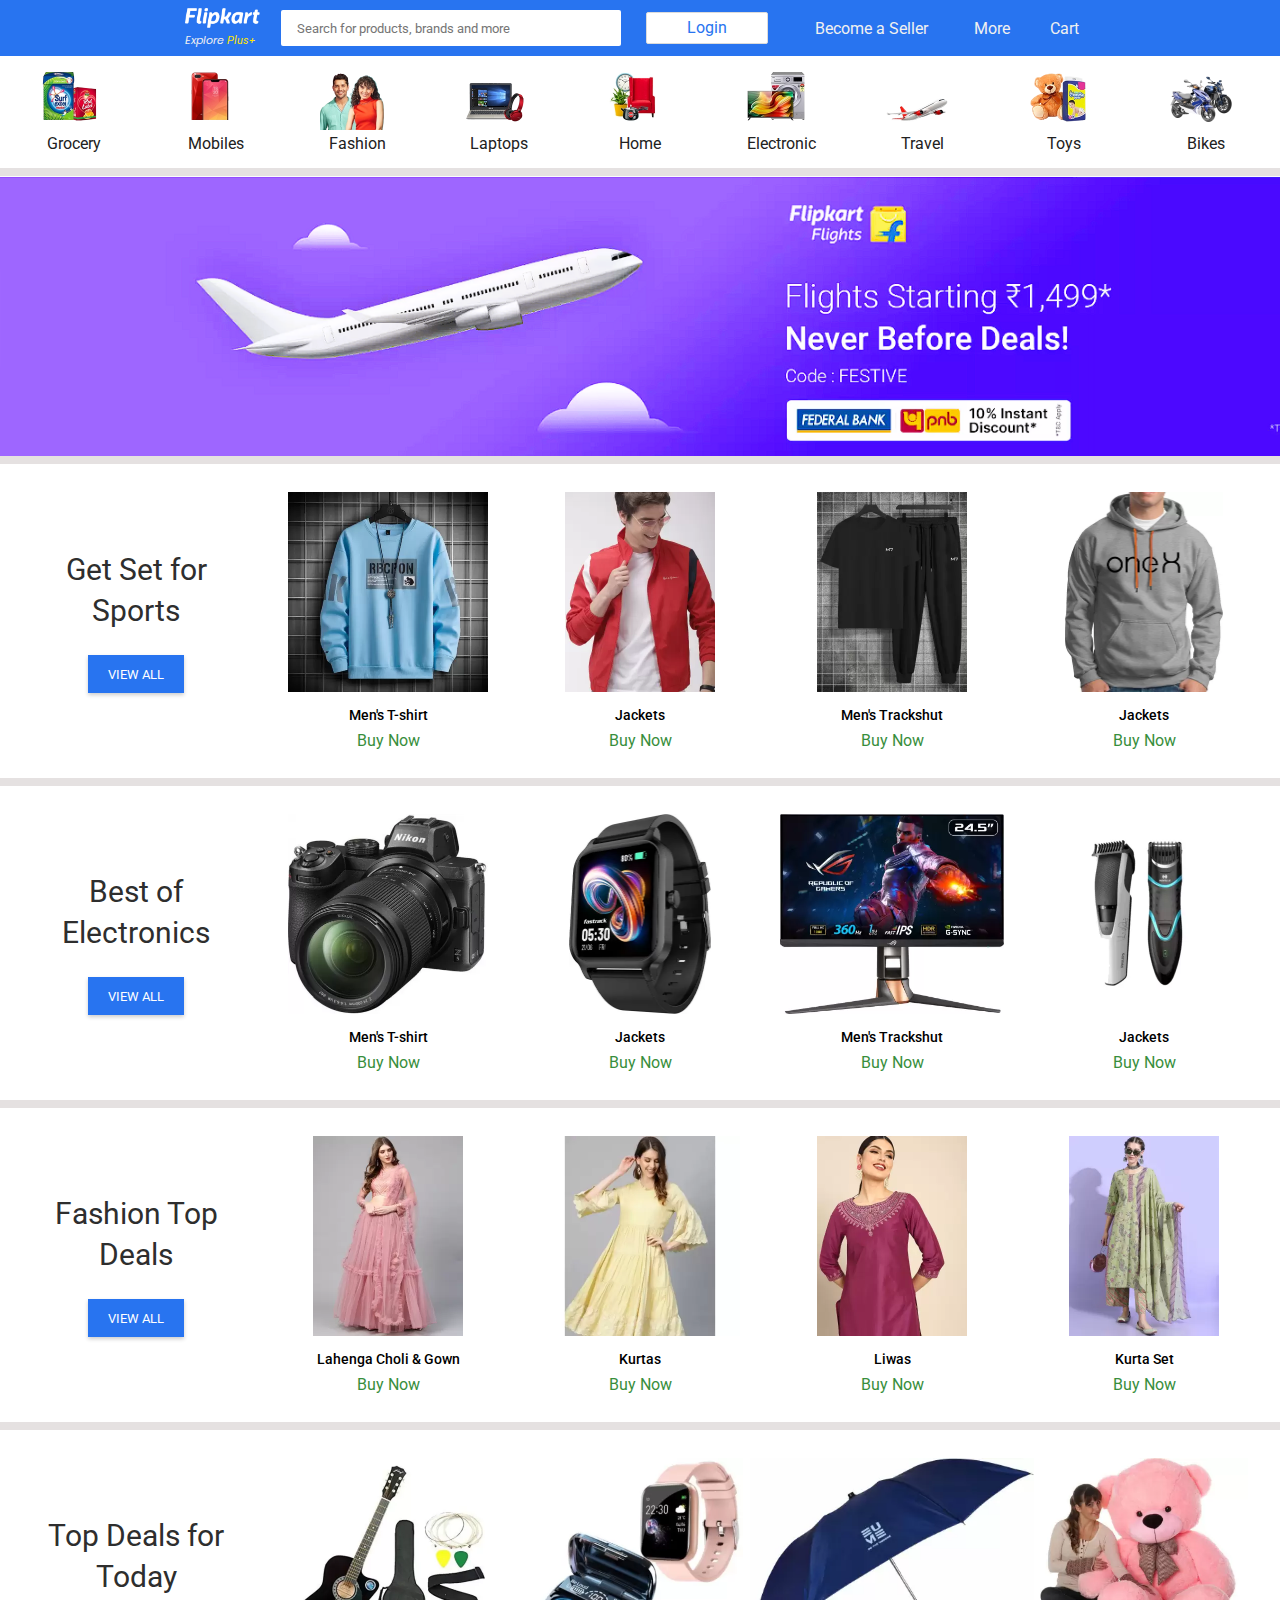
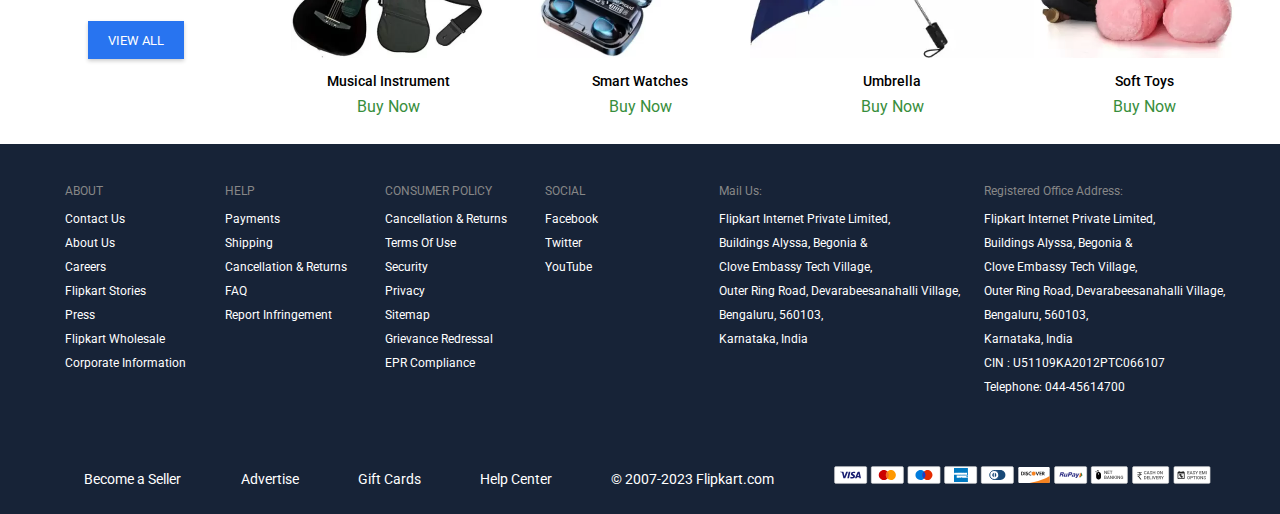
<file: flipkart clone/index.html>
<!DOCTYPE html>
<html lang="en">

<head>
  <meta charset="UTF-8" />
  <meta name="viewport" content="width=device-width, initial-scale=1.0" />
  <title>Flipkart.com</title>

  <!-- Google Fonts -->
  <link rel="preconnect" href="https://fonts.googleapis.com">
  <link rel="preconnect" href="https://fonts.gstatic.com" crossorigin>
  <link href="https://fonts.googleapis.com/css2?family=Poppins&family=Roboto&display=swap" rel="stylesheet">

  <!-- Font Awesome -->
  <link rel="stylesheet" href="https://cdnjs.cloudflare.com/ajax/libs/font-awesome/6.4.2/css/all.min.css"
    integrity="sha512-z3gLpd7yknf1YoNbCzqRKc4qyor8gaKU1qmn+CShxbuBusANI9QpRohGBreCFkKxLhei6S9CQXFEbbKuqLg0DA=="
    crossorigin="anonymous" referrerpolicy="no-referrer" />

  <link rel="stylesheet" href="styles.css" />
</head>

<body>

  <header>

    <!-------------- NAVBAR -------------->
    <div class="navBar">

      <div class="logoSection">
        <div>
          <img src="images/flipkart-logo.png" class="flipkart-logo" alt="flipkart-logo" />
        </div>

        <div>
          <p class="logo-text">Explore <span id="plus">Plus+</span></p>
        </div>
      </div>

      <div class="searchBox">
        <input class="input" type="text" placeholder="Search for products, brands and more" />

        <div class="search-logo">
          <i class="fa-solid fa-magnifying-glass"></i>
        </div>
      </div>

      <div class="loginBox">
        <div class="login">Login</div>
      </div>

      <div class="becomeSellerBox">
        <p>Become a Seller</p>
      </div>

      <div class="moreBox">
        <p>More</p>
      </div>

      <div class="cartBox">
        <i class="fa-solid fa-cart-shopping"></i>
        Cart
      </div>
    </div>
  </header>


  <!-------------- MENU BAR -------------->


  <div class="belowNavBar">

    <div class="smallCard">
      <img src="images/menuIcon1.webp" alt="menuIcon1" class="card">
      <p>Grocery</p>

    </div>

    <div class="smallCard">
      <img src="images/menuIcon2.webp" alt="menuIcon1" class="card">
      <p>Mobiles</p>
    </div>

    <div class="smallCard">
      <img src="images/menuIcon3.webp" alt="menuIcon1" class="card">
      <p>Fashion</p>
    </div>

    <div class="smallCard">
      <img src="images/menuIcon4.webp" alt="menuIcon1" class="card">
      <p>Laptops</p>
    </div>

    <div class="smallCard">
      <img src="images/menuIcon5.webp" alt="menuIcon1" class="card">
      <p>Home</p>
    </div>

    <div class="smallCard">
      <img src="images/menuIcon6.webp" alt="menuIcon1" class="card">
      <p>Electronic</p>
    </div>

    <div class="smallCard">
      <img src="images/menuIcon7.webp" alt="menuIcon1" class="card">
      <p>Travel</p>
    </div>

    <div class="smallCard">
      <img src="images/menuIcon8.webp" alt="menuIcon1" class="card">
      <p>Toys</p>
    </div>

    <div class="smallCard">
      <img src="images/menuIcon9.webp" alt="menuIcon1" class="card">
      <p>Bikes</p>
    </div>

  </div>


  <div class="line"></div>

  <!-------------- MAIN IMG -------------->
  <div class="heroSection">

  </div>

  <div class="line"></div>

  <!-------------- ITEM SECTION -------------->
  <div class="itemSection">

    <div class="item">
      <div class="itemHeadName">
        <p>Get Set for Sports</p>
      </div>

      <div class="viewAllSection">
        <div class="viewAllButton">
          <p class="viewAllText">VIEW ALL</p>
        </div>
      </div>
    </div>

    <div class="item">
      <img src="images/cloth1.webp" alt="cloth1" class="itemImg">
      <p class="itemDescription">Men's T-shirt</p>
      <p class="buyNowText">Buy Now</p>
    </div>

    <div class="item">
      <img src="images/cloth2.webp" alt="cloth2" class="itemImg">
      <p class="itemDescription">Jackets</p>
      <p class="buyNowText">Buy Now</p>
    </div>

    <div class="item">
      <img src="images/cloth3.webp" alt="cloth3" class="itemImg">
      <p class="itemDescription">Men's Trackshut</p>
      <p class="buyNowText">Buy Now</p>
    </div>

    <div class="item">
      <img src="images/cloth4.webp" alt="cloth4" class="itemImg">
      <p class="itemDescription">Jackets</p>
      <p class="buyNowText">Buy Now</p>
    </div>

  </div>

  <div class="line"></div>


  <div class="itemSection">

    <div class="item">
      <div class="itemHeadName">
        <p>Best of Electronics</p>
      </div>

      <div class="viewAllSection">
        <div class="viewAllButton">
          <p class="viewAllText">VIEW ALL</p>
        </div>
      </div>
    </div>

    <div class="item">
      <img src="images/electronic1.webp" alt="electronic img" class="itemImg">
      <p class="itemDescription">Men's T-shirt</p>
      <p class="buyNowText">Buy Now</p>
    </div>

    <div class="item">
      <img src="images/electronic2.webp" alt="electronic img" class="itemImg">
      <p class="itemDescription">Jackets</p>
      <p class="buyNowText">Buy Now</p>
    </div>

    <div class="item">
      <img src="images/electronic3.webp" alt="electronic img" class="itemImg">
      <p class="itemDescription">Men's Trackshut</p>
      <p class="buyNowText">Buy Now</p>
    </div>

    <div class="item">
      <img src="images/electronic4.webp" alt="electronic img" class="itemImg">
      <p class="itemDescription">Jackets</p>
      <p class="buyNowText">Buy Now</p>
    </div>

  </div>

  <div class="line"></div>

  <div class="itemSection">

    <div class="item">
      <div class="itemHeadName">
        <p>Fashion Top Deals</p>
      </div>

      <div class="viewAllSection">
        <div class="viewAllButton">
          <p class="viewAllText">VIEW ALL</p>
        </div>
      </div>
    </div>

    <div class="item">
      <img src="images/fashion1.webp" alt="cloth1" class="itemImg">
      <p class="itemDescription">Lahenga Choli & Gown</p>
      <p class="buyNowText">Buy Now</p>
    </div>

    <div class="item">
      <img src="images/fashion2.webp" alt="cloth2" class="itemImg">
      <p class="itemDescription">Kurtas</p>
      <p class="buyNowText">Buy Now</p>
    </div>

    <div class="item">
      <img src="images/fashion3.webp" alt="cloth3" class="itemImg">
      <p class="itemDescription">Liwas</p>
      <p class="buyNowText">Buy Now</p>
    </div>

    <div class="item">
      <img src="images/fashion4.webp" alt="cloth4" class="itemImg">
      <p class="itemDescription">Kurta Set</p>
      <p class="buyNowText">Buy Now</p>
    </div>

  </div>

  <div class="line"></div>

  <div class="itemSection">

    <div class="item">
      <div class="itemHeadName">
        <p>Top Deals for Today</p>
      </div>

      <div class="viewAllSection">
        <div class="viewAllButton">
          <p class="viewAllText">VIEW ALL</p>
        </div>
      </div>
    </div>

    <div class="item">
      <img src="images/topDeal1.webp" alt="topDeal" class="itemImg">
      <p class="itemDescription">Musical Instrument</p>
      <p class="buyNowText">Buy Now</p>
    </div>

    <div class="item">
      <img src="images/topDeal2.webp" alt="topDeal" class="itemImg">
      <p class="itemDescription">Smart Watches</p>
      <p class="buyNowText">Buy Now</p>
    </div>

    <div class="item">
      <img src="images/topDeal3.webp" alt="topDeal" class="itemImg">
      <p class="itemDescription">Umbrella</p>
      <p class="buyNowText">Buy Now</p>
    </div>

    <div class="item">
      <img src="images/topDeal4.webp" alt="topDeal" class="itemImg">
      <p class="itemDescription">Soft Toys</p>
      <p class="buyNowText">Buy Now</p>
    </div>
  </div>


  <footer>

    <div class="footerSection">

      <div class="footerLeft">

        <div class="footerInfo">
          <p class="footerInfoHeading">ABOUT</p>
          <div class="footerContent">
            <p>Contact Us</p>
            <p>About Us</p>
            <p>Careers</p>
            <p>Flipkart Stories</p>
            <p>Press</p>
            <p>Flipkart Wholesale</p>
            <p>Corporate Information</p>
          </div>
        </div>

        <div class="footerInfo">
          <p class="footerInfoHeading">HELP</p>
          <div class="footerContent">
            <p>Payments</p>
            <p>Shipping</p>
            <p>Cancellation & Returns</p>
            <p>FAQ</p>
            <p>Report Infringement</p>
          </div>
        </div>

        <div class="footerInfo">
          <p class="footerInfoHeading">CONSUMER POLICY</p>
          <div class="footerContent">
            <p>Cancellation & Returns</p>
            <p>Terms Of Use</p>
            <p>Security</p>
            <p>Privacy</p>
            <p>Sitemap</p>
            <p>Grievance Redressal</p>
            <p>EPR Compliance</p>
          </div>
        </div>


        <div class="footerInfo">
          <p class="footerInfoHeading">SOCIAL</p>
          <div class="footerContent">
            <p>Facebook</p>
            <p>Twitter</p>
            <p>YouTube</p>
          </div>
        </div>

      </div>


      <div class="footerRight">

        <div class="footerInfo">

          <p class="footerInfoHeading">Mail Us:</p>
          <div class="footerContent">
            <p>Flipkart Internet Private Limited,</p>
            <p>Buildings Alyssa, Begonia &</p>
            <p>Clove Embassy Tech Village,</p>
            <p>Outer Ring Road, Devarabeesanahalli Village,</p>
            <p>Bengaluru, 560103,</p>
            <p>Karnataka, India</p>
          </div>
        </div>

        <div class="footerInfo">
          <p class="footerInfoHeading">Registered Office Address:</p>
          <div class="footerContent">
            <p>Flipkart Internet Private Limited,</p>
            <p>Buildings Alyssa, Begonia &</p>
            <p>Clove Embassy Tech Village,</p>
            <p>Outer Ring Road, Devarabeesanahalli Village,</p>
            <p>Bengaluru, 560103,</p>
            <p>Karnataka, India</p>
            <p>CIN : U51109KA2012PTC066107</p>
            <p>Telephone: 044-45614700</p>
          </div>
        </div>

      </div>

    </div>


    <div class="footerExtras">
      <span><i class="fa-solid fa-suitcase" style="color: #ffe500;"></i> Become a Seller</span>
      <span><i class="fa-solid fa-star" style="color: #ffe500;"></i> Advertise</span>
      <span><i class="fa-solid fa-gift" style="color: #ffe500;"></i> Gift Cards</span>
      <span><i class="fa-solid fa-circle-question" style="color: #ffe500;"></i> Help Center</span>
      <span>© 2007-2023 Flipkart.com</span>
      <span><img src="images/payment-method.svg" alt="payment-method"></span>

    </div>

  </footer>


</body>

</html>
</file>
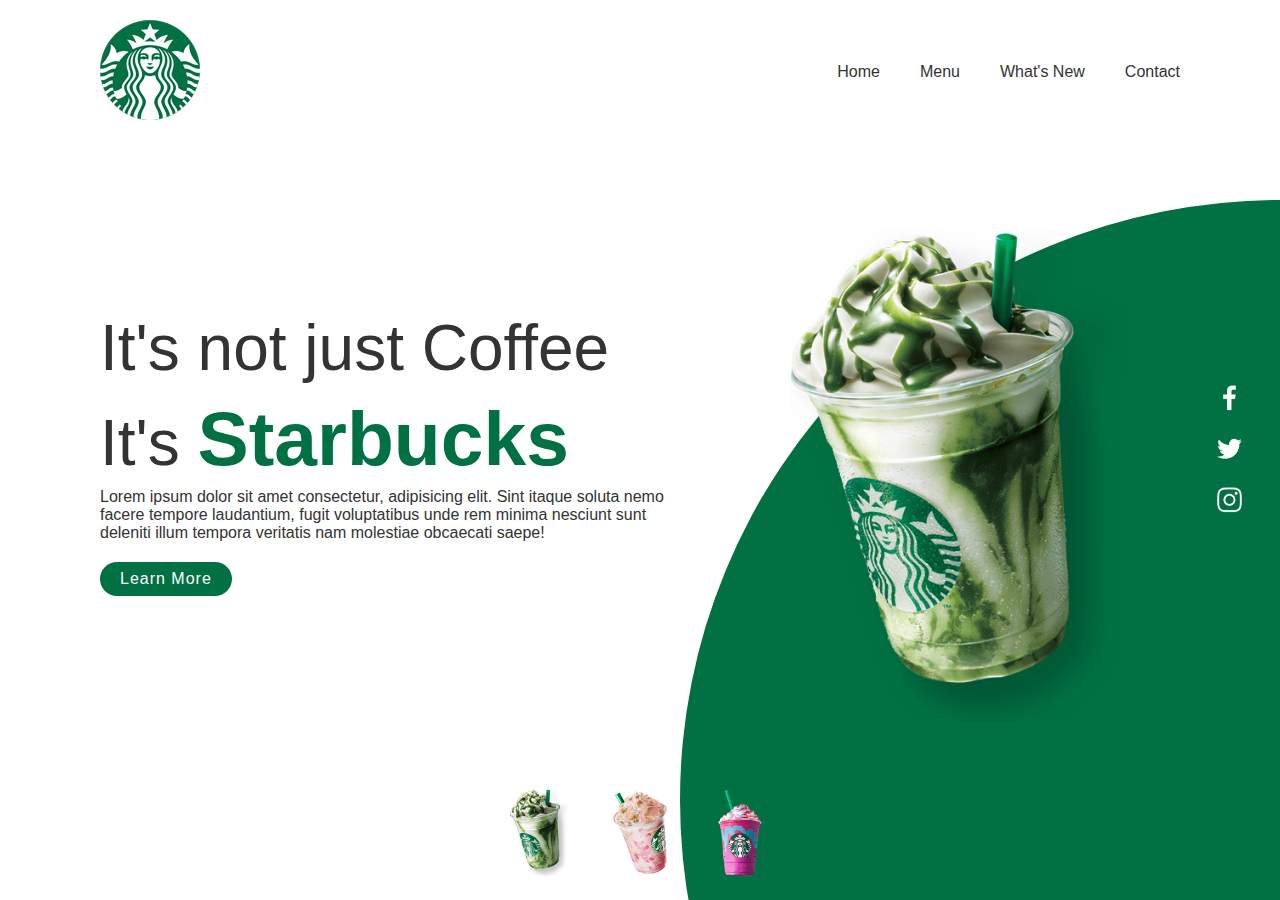
<file: landing Page/index.html>
<!DOCTYPE html>
<html lang="en">
<head>
    <meta charset="UTF-8">
    <meta http-equiv="X-UA-Compatible" content="IE=edge">
    <meta name="viewport" content="width=device-width, initial-scale=1.0, user-scalable=no">
    <title>Level 1 Task 1</title>
    <link rel="stylesheet" href="style.css">
</head>
<body>
    <section>
        <div class="circle"></div>
        <header>
            <a href="#" ><img src="images/logo.png" class="logo"></a>
            <ul>
                <li><a href="#">Home</a></li>
                <li><a href="#">Menu</a></li>
                <li><a href="#">What's New</a></li>
                <li><a href="#">Contact</a></li>
            </ul>
        </header>
        <div class="content">
            <div class="textBox">
                <h2>It's not just Coffee<br>It's <span>Starbucks</span></h2>
                <p>Lorem ipsum dolor sit amet consectetur, adipisicing elit. Sint itaque soluta nemo facere 
                    tempore laudantium, fugit voluptatibus
                     unde rem minima nesciunt sunt deleniti illum tempora 
                     veritatis nam molestiae obcaecati saepe!</p>
                <a href="#">Learn More</a>
            </div>
            <div class="imgBox">
                <img src="images/img1.png" class="Starbucks">
            </div>
        </div>
        <ul class="thumb">
            <li><img src="images/thumb1.png" onclick="imgSlider('images/img1.png');changeCircleColor('#017143')"></li>
            <li><img src="images/thumb2.png" onclick="imgSlider('images/img2.png');changeCircleColor('#eb7495')"></li>
            <li><img src="images/thumb3.png" onclick="imgSlider('images/img3.png');changeCircleColor('#d752b1')"></li>
        </ul>
        <ul class="sci">
            <li><a href="#"><img src="images/facebook.png"></a></li>
            <li><a href="#"><img src="images/twitter.png"></a></li>
            <li><a href="#"><img src="images/instagram.png"></a></li>
        </ul>
    </section>
  


<script type="text/javascript">
    function imgSlider(anything){
    document.querySelector('.Starbucks').src = anything;
}

function changeCircleColor(color){
    const circle=document.querySelector('.circle');
    circle.style.background=color;
}
</script>
</body>
</html>
</file>
<file: flipkart clone/styles.css>
* {
    box-sizing: border-box;
    margin: 0px;
    padding: 0px;
    font-family: 'Roboto', sans-serif;
}

.navBar {
    width: 100%;
    height: 56px;
    background-color: #2874f0;
    color: #f0f0f0;
    display: flex;
    align-items: center;
    justify-content: space-evenly;
}

.logoSection {
    width: 80px;
    display: inline;
    margin: 2px 0px 2px 170px;
}

.flipkart-logo {
    width: 75px;
    height: 20.11px;
    margin-top: 15px;
}

.logo-text {
    font-family: 'Poppins', sans-serif;
    font-size: 11px;
    font-style: italic;
    width: 75px;
    height: 15.4px;
    margin-bottom: 15px;
}



#plus {
    color: #ffe500;
    font-size: 11px;
}

.searchBox {
    width: 340px;
    display: flex;
    margin-right: 10px;
}

.input {
    height: 36px;
    width: 564px;
    border-radius: 5px;
    padding: 0 16px;
    border-radius: 2px 0 0 2px;
    border: 0;
    outline: 0 none;

}

.search-logo {
    height: 36px;
    width: 44px;
    border-top-right-radius: 2px;
    border-bottom-right-radius: 2px;
    cursor: pointer;
    padding: 4px 12px 2px 8px;
    background-color: #fff;
    border: 0;
    outline: 0 none;
    color: #2874f0;
    display: flex;
    align-items: center;
    justify-content: center;
}

.loginBox {
    margin-right: 10px;
}

.login {
    color: #2874f0;
    background-color: #fff;
    cursor: pointer;
    border-radius: 2px;
    height: 32px;
    padding: 5px 40px;
    border: 1px solid #dbdbdb;
}

.becomeSellerBox {
    width: 155px;
    margin-right: 10px;
    display: flex;
    align-items: center;
    justify-content: center;
}

.moreBox {
    width: 50px;
    margin-right: 10px;
    align-items: center;
    justify-content: center;
}

.cartBox {
    width: 65px;
    margin-right: 150px;
    align-items: center;
    justify-content: center;
}

.belowNavBar {
    display: flex;
    max-width: 1280px;
    color: #212121;
    justify-content: space-evenly;
    align-items: center;
}

.smallCard {
    /* border: 2px solid red; */
    width: 94px;
    height: 112px;
    padding: 10px;
    margin: 0px 20px;
}

.card {
    height: 64px;
    width: 64px;
}


.smallCard p {
    text-align: center;
}


.heroSection {
    background-image: url('images/heroImg.png');
    background-size: cover;
    display: flex;
    justify-content: center;
    align-items: center;
    max-width: 1680px;
    height: 280px;
}

.itemSection {
    max-width: 1434px;
    height: 314px;
    display: flex;
    align-items: center;
    justify-content: space-evenly;
}

.item {
    width: 232px;
    height: 314px;
    display: flex;
    align-items: center;
    justify-content: center;
    flex-direction: column;
}

.itemImg {
    height: 200px;
}

.itemDescription {
    font-size: 14px;
    font-weight: 500;
    margin-top: 15px;
    text-align: center;
}

.buyNowText {
    color: #388e3c;
    padding-top: 8px;
    font-size: 16px;
    text-align: center;
}

.itemHeadName {
    word-wrap: break-word;
    font-size: 30px;
    line-height: 1.38;
    color: #2e2e2e;
    text-align: center;

}

.viewAllSection {
    margin-top: 24px;
    text-align: center;
}



.viewAllButton {
    background: #2874f0;
    color: #fff;
    box-shadow: 0 2px 4px 0 rgba(0, 0, 0, .2);
    border: none;
    height: 38px;
    width: 96px;
    display: flex;
    align-items: center;
    justify-content: center;
}

.viewAllText {
    font-size: 13px;

}


.line {
    width: 100%;
    border: none;
    border-top: 8px solid rgba(213, 207, 207, 0.617);
}

.footerSection {
    max-width: 1719px;
    /* height: 346px; */
    height: 300px;
    background-color: #172337;
    display: flex;

}

.footerLeft {
    display: flex;
    width: 50%;
    margin-left: 65px;
    justify-content: space-evenly;
}

.footerInfo {
    width: 252px;
    height: 194px;
    padding-top: 40px;
}

.footerInfoHeading {
    color: #878787;
    font-size: 12px;
    font-weight: 400;
    margin-bottom: 9px;
}

.footerContent {
    color: #ffffff;
    font-size: 12px;

    line-height: 2;
}

.footerRight {
    display: flex;
    width: 50%;
    margin-right: 30px;
    justify-content: space-evenly;
}

.footerExtras {
    margin-top: 0.35px;
    background-color: #172337;
    display: flex;
    align-items: center;
    justify-content: space-evenly;
    max-width: 1719px;
    height: 70px;
    color: #ffffff;
    font-size: 14px;
    line-height: 2;
    padding-left: 25px;
    padding-right: 10px;
}
</file>
<file: landing Page/style.css>
*{
    margin: 0;
    padding: 0;
    box-sizing: border-box;
    font-family: sans-serif;
}
section{
    position: relative;
    width: 100%;
    min-height: 100vh;
    padding: 100px;
    display: flex;
    justify-content: space-between;
    align-items: center;
    background: #fff;
}
header{
    position: absolute;
    top: 0;
    left: 0;
    width: 100%;
    padding: 20px 100px;
    display: flex;
    justify-content: space-between;
    align-items: center;
}
header.logo{
    position: relative;
    max-width: 80px;
}

header ul{
    position: relative;
    display: flex;
}
header ul li{
    list-style: none;
}
header ul li a{
    display: inline-block;
    color: #333;
    font-weight: 400;
    margin-left: 40px;
    text-decoration: none;
}

.content{
    position: relative;
    width: 100%;
    display: flex;
    justify-content: space-between;
    align-items: center;
}

.content .textBox{
    position: relative;
    max-width: 600px;
}
.content .textBox h2{
    color: #333;
    font-size: 4em;
    line-height: 1.4em;
    font-weight: 500;
}
.content .textBox h2 span{
    color: #017143;
    font-size: 1.2em;
    font-weight: 900;
}

.content .textBox p{
    color: #333;
}
.content .textBox a{
    display: inline-block;
    margin-top: 20px;
    padding: 8px 20px;
    background: #017143;
    color: #fff;
    text-decoration: none;
    letter-spacing: 1px;
    font-weight: 500;
    border-radius: 40px;
}

.content .imgBox{
    width: 600px;
    display: flex;
    justify-content: flex-end;
    margin-top: 50px;
    padding-right: 50px;
}

.content .imgBox img{
    max-width: 340px;
}

.thumb{
    position: absolute;
    left: 50%;
    bottom: 20px;
    transform: translateX(-50%);
    display: flex;
}

.thumb li{
    list-style: none;
    display: inline-block;
    margin: 0 20px;
    cursor: pointer;
    transition: 0.5s;
}

.thumb li :hover{
    transform: translateY(-15px);
}

.thumb li img{
    max-width: 60px;
}

.sci{
    position: absolute;
    top: 50%;
    right: 30px;
    transform: translateY(-50%);
    display: flex;
    justify-content: center;
    align-items: center;
    flex-direction: column;
}

.sci li {
    list-style: none;

}

.sci li a{
    display: inline-block;
    margin: 5px 0;
    transform: scale(0.6);
    filter: invert(1);
}

.circle{
    position: absolute;
    top: 0;
    left: 0;
    width: 100%;
    height: 100%;
    background: #017143;
    clip-path: circle(600px at right 800px);
}
</file>
